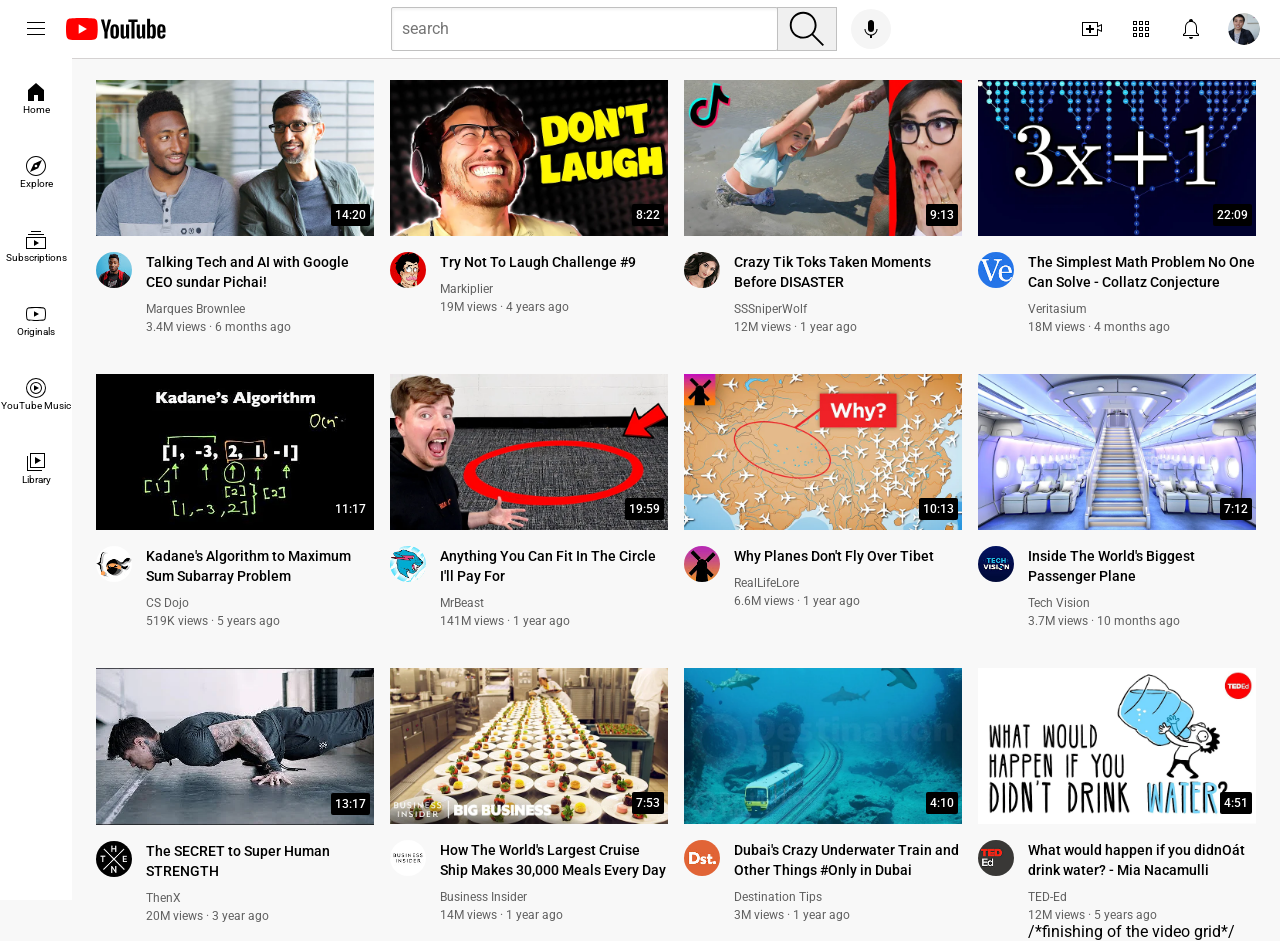
<file: index.html>
<!DOCTYPE html>
                <html>
                <head>
                <title>Youtube.com clone</title>
                    <link rel="preconnect" href="https://fonts.googleapis.com">
                    <link rel="preconnect" href="https://fonts.gstatic.com" crossorigin>
                    <link href="https://fonts.googleapis.com/css2?family=Roboto:ital,wght@0,100..900;1,100..900&display=swap" rel="stylesheet">
                <link rel="stylesheet" href="styles/general.css">
                <link rel="stylesheet" href="styles/header.css">
                <link rel="stylesheet" href="styles/video.css">
                <link rel="stylesheet" href="styles/sidebar.css">
            </head>
                <body>
                    <div class="header" >
                        <div class="left-section">
                            <img class="hamburger-menu" src="icons/hamburger-menu.svg">
                            <img class="youtube-logo"src="icons/youtube-logo.svg">
                            </div>
                        <div class="middle-section">  
                        <input class="search-bar" type="text"placeholder="search">
                    <button class="search-button">
                        <img class="search-icon" src="icons/search.svg">
                        <div class="tooltip">Search</div>
                    </button>
                    <button class="voice-search-button"> 
                        <img class="voice-search-icon"src="icons/voice-search-icon.svg">
                          <div class="tooltip">Search with your voice</div>
                    </button>
                </div>
                        <div class="right-section">
                            <div class="upload-icon-container">
                                 <img class="upload-icon" src="icons/upload.svg">
                                  <div class="tooltip">Create</div>
                                </div>
                        
                        <div class="youtube-container">
                            <img class="youtube-apps" src="icons/youtube-apps.svg">
                            <div class="tooltip">YouTube apps</div>
                        </div>

                        <div class="notification-container">
                             <img class="notification-icon" src="icons/notifications.svg">
                             <div class="tooltip">Notifications</div>
                            </div>
                       
                        <img class="current-user" src="channel-pictures/my-channel.jpeg">
                        </div>
                        </div>

                    <div class="sidebar">
                        <div class="sidebar-link">
                            <img src="icons/home.svg" class="sidebar-icon">
                            <div>Home</div>
                        </div>
                        <div class="sidebar-link">
                            <img src="icons/explore.svg" class="sidebar-icon">
                            <div>Explore</div>
                        </div>
                        <div class="sidebar-link">
                            <img src="icons/subscriptions.svg" class="sidebar-icon">
                            <div>Subscriptions</div>
                        </div>
                        <div class="sidebar-link">
                            <img src="icons/originals.svg" class="sidebar-icon">
                            <div>Originals</div>
                        </div>
                        <div class="sidebar-link">
                            <img src="icons/youtube-music.svg" class="sidebar-icon">
                            <div>YouTube Music</div>
                        </div>
                        <div class="sidebar-link">
                            <img src="icons/library.svg" class="sidebar-icon">
                            <div>Library</div>
                        </div>
                    </div>   
            <div class="video-grid">
                <div class="video-preview">
                    <div class="thumbnail-row">
                       <a href="https://www.youtube.com/watch?v=n2RNcPRtAiY" target="_blank">
                         <img class="thumbnail" src="thumbnails/thumbnail-1.webp" >
                       </a>
                    <div class="video-time">14:20</div>
                    </div>
                    <div class="video-info-grid">
                    <div class="channel-picture">
                        <img class="profile-picture"  src="channel-pictures/channel-1.jpeg" >
                        </div>
                        <div class="video-info">
                        <p class="video-title">Talking Tech and AI with Google CEO
                            sundar Pichai!
                        </p>
                        <p class="video-author">
                            Marques Brownlee
                            </p>
                            <p  class="video-stats">
                                3.4M views  &#183; 6 months ago
                            </p>
                </div>
            </div>
        </div>
        
                        <div class="video-preview">
                        <div class="thumbnail-row">
                    <a href="https://www.youtube.com/watch?v=mP0RAo9SKZk">
                        <img class="thumbnail"src="thumbnails/thumbnail-2.webp" >
                    </a>
                    <div class="video-time">8:22</div>
                    </div>
                    <div class="video-info-grid">
                    <div class="channel-picture">
                    <img class="profile-picture"src="channel-pictures/channel-2.jpeg">
                    </div>
                    <div class="video-info">
                    <p class="video-title">
                Try Not To Laugh Challenge #9
                </p>
                <p class="video-author">
                Markiplier</p>
                <p  class="video-stats">
                    19M views &#183; 4 years ago
                </p>
                </div>
                    </div>
                        </div>

                <div class="video-preview">
                    <div class="thumbnail-row">
                    <a href="https://youtu.be/FgjPQQeTh1w?si=zqXQhVFUBzZ9ffOH">
                        <img class="thumbnail"src="thumbnails/thumbnail-3.webp">
                    </a>
                    <div class="video-time">9:13</div>
                    </div>
                    <div class="video-info-grid">
                        <div class="channel-picture">
                            <img class="profile-picture"src="channel-pictures/channel-3.jpeg">
                        </div>
                        <div class="video-info">
                            <p class="video-title">
                                Crazy Tik Toks Taken Moments Before DISASTER
                            </p>
                            <p class="video-author">
                                SSSniperWolf</p>

                                <p class="video-stats"
                               >12M views · 1 year ago
                   </p>
         </div>
            </div>
                </div>
                <div class="video-preview">
                    <div class="thumbnail-row">
                         <a href="https://www.youtube.com/watch?v=094y1Z2wpJg">
                            <img class="thumbnail"  src="thumbnails/thumbnail-4.webp"> 
                        </a>
                        <div class="video-time">22:09</div>   
                        </div>
                             <div class="video-info-grid">
                    <div class="channel-picture">
                    <img class="profile-picture"src="channel-pictures/channel-4.jpeg">
                    </div>
                    <div class="video-info">
                        <p class="video-title">
                            The Simplest Math Problem No One Can Solve - Collatz Conjecture
                        </p>
                        <p class="video-author">
                            Veritasium
                        </p>
                        <p class="video-stats">
                            18M views · 4 months ago
                        </p>
                    </div>
                    </div>
                        </div>
                <div class="video-preview">
                    <div class="thumbnail-row">
                            <a href="https://www.youtube.com/watch?v=86CQq3pKSUw">
                                <img class="thumbnail"  src="thumbnails/thumbnail-5.webp">
                            </a>
                            <div class="video-time">11:17</div>       
                        </div>
                        <div class="video-info-grid">
                    <div class="channel-picture">
                    <img class="profile-picture"src="channel-pictures/channel-5.jpeg">
                    </div>
                    <div class="video-info">
                        <p class="video-title">                    
                        Kadane's Algorithm to Maximum Sum Subarray Problem
                        </p>
                        <p class="video-author">
                            CS Dojo
                        </p>
                        <p class="video-stats">
                        519K views · 5 years ago
                        </p>
                    </div>
                </div>
            </div>
                <div class="video-preview">
                        <div class="thumbnail-row">
                                <a href="https://youtu.be/yXWw0_UfSFg?si=Cow9-t9Fv8Yl7fz0">
                                    <img class="thumbnail"  src="thumbnails/thumbnail-6.webp"> 
                                </a>
                                <div class="video-time">19:59</div>      
                    </div>
                            <div class="video-info-grid">
                        <div class="channel-picture">
                        <img class="profile-picture"src="channel-pictures/channel-6.jpeg">
                        </div>
                        <div class="video-info">
                            <p class="video-title"> 
                            Anything You Can Fit In The Circle I&#39;ll Pay For
                            </p>
                            <p class="video-author">
                                MrBeast
                            </p>
                            <p class="video-stats">
                            141M views · 1 year ago
                            </p>
                        </div>
                    </div>
                </div>
                        <div class="video-preview">
                        <div class="thumbnail-row">
                                <a href="https://www.youtube.com/watch?v=fNVa1qMbF9Y">
                                    <img class="thumbnail"  src="thumbnails/thumbnail-7.webp">
                                </a>   
                                <div class="video-time">10:13</div>  
                                </div>  
                            <div class="video-info-grid">
                        <div class="channel-picture">
                        <img class="profile-picture"src="channel-pictures/channel-7.jpeg">
                        </div>
                        <div class="video-info">
                            <p class="video-title">
                            Why Planes Don't Fly Over Tibet
                            </p>
                            <p class="video-author">
                                RealLifeLore
                            </p>
                            <p class="video-stats">
                            6.6M views · 1 year ago
                            </p>
                        </div>
                    </div>
                    </div>
                        <div class="video-preview">
                        <div class="thumbnail-row">          
                                <a href="https://www.youtube.com/watch?v=lFm4EM1juls">
                                    <img class="thumbnail"  src="thumbnails/thumbnail-8.webp"> 
                                </a>
                                <div class="video-time">7:12</div>
                        </div>      
                            <div class="video-info-grid">
                        <div class="channel-picture">
                        <img class="profile-picture"src="channel-pictures/channel-8.jpeg">
                        </div>
                        <div class="video-info">
                            <p class="video-title">
                            Inside The World's Biggest Passenger Plane
                            </p>
                            <p class="video-author">
                                Tech Vision
                            </p>
                            <p class="video-stats">
                            3.7M views · 10 months ago
                            </p>
                        </div>
                    </div>
                    </div>
                        <div class="video-preview">
                        <div class="thumbnail-row">
                                 <a href="https://www.youtube.com/watch?v=ixmxOlcrlUc">
                                    <img class="thumbnail"  src="thumbnails/thumbnail-9.webp">  
                                </a>
                                <div class="video-time">13:17</div>    
                    </div>
                            <div class="video-info-grid">
                        <div class="channel-picture">
                        <img class="profile-picture"src="channel-pictures/channel-9.jpeg">
                        </div>
                        <div class="video-info">
                            <p class="video-title">
                            The SECRET to Super Human STRENGTH
                            </p>
                            <p class="video-author">
                            ThenX
                            </p>
                            <p class="video-stats">
                        20M views · 3 year ago
                            </p>
                        </div>
                    </div>
                    </div>
                    <div class="video-preview">
                        <div class="thumbnail-row">
                                <a href="https://www.youtube.com/watch?v=R2vXbFp5C9o">
                                     <img class="thumbnail"  src="thumbnails/thumbnail-10.webp">  
                                </a>
                                <div class="video-time">7:53</div>     
                            </div>
                            <div class="video-info-grid">
                        <div class="channel-picture">
                        <img class="profile-picture"src="channel-pictures/channel-10.jpeg">
                        </div>
                        <div class="video-info">
                            <p class="video-title">
                            How The World's Largest Cruise Ship Makes 30,000 Meals Every Day
                            </p>
                            <p class="video-author">
                            Business Insider
                            </p>
                            <p class="video-stats">
                        14M views · 1 year ago
                            </p>
                        </div>
                    </div>
                    </div>
                        <div class="video-preview">
                        <div class="thumbnail-row">
                               <a href="https://www.youtube.com/watch?v=0nZuYyXET3s"> 
                                <img class="thumbnail"  src="thumbnails/thumbnail-11.webp"> 
                            </a>
                                <div class="video-time">4:10</div>  
                            </div>
                            <div class="video-info-grid">
                        <div class="channel-picture">
                        <img class="profile-picture"src="channel-pictures/channel-11.jpeg">
                        </div>
                        <div class="video-info">
                            <p class="video-title">
                        Dubai's Crazy Underwater Train and Other Things #Only in Dubai
                            </p>
                            <p class="video-author">
                        Destination Tips
                            </p>
                            <p class="video-stats">
                            3M views · 1 year ago
                            </p>
                        </div>
                    </div>
                    </div>
                        <div class="video-preview">
                        <div class="thumbnail-row">
                                <a href="https://www.youtube.com/watch?v=9iMGFqMmUFs">
                                    <img class="thumbnail"  src="thumbnails/thumbnail-12.webp"> 
                                </a>
                                <div class="video-time">4:51</div>
                                </div>      
                            <div class="video-info-grid">
                        <div class="channel-picture">
                        <img class="profile-picture"src="channel-pictures/channel-12.jpeg">
                        </div>
                        <div class="video-info">
                            <p class="video-title">
                        What would happen if you didnOa&#769;t drink water? - Mia Nacamulli
                            </p>
                            <p class="video-author">
                        TED-Ed
                            </p>
                            <p class="video-stats">
                            12M views · 5 years ago
                            </p>
                            /*finishing of the video grid*/
                    </div>
                 </div>
             </div>
        </div>
            </body>
                </html>
</file>
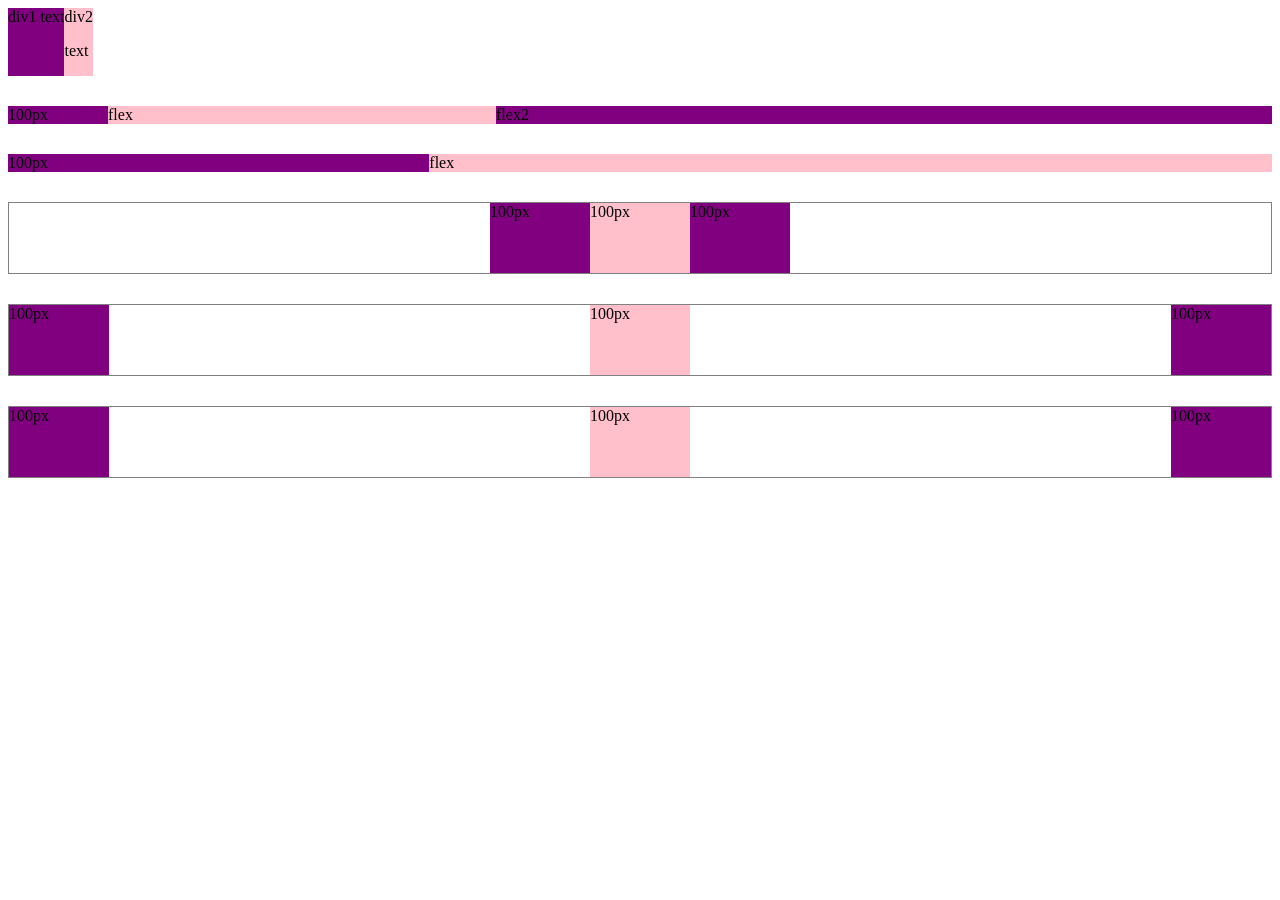
<file: flexbox.html>
<DOCTYPE html>
        <html>
            <heaad>
                <title>Flex box</title>

            </heaad>
            <body style="padding-bottom: 100px;">
            <div style="
            display:flex;
            flex-direction:row;
            "> 
                    <div style="background-color:purple;">div1 text</div>
                    <div style="background-color:pink;">div2 <p>text</p></div>
                </div>

            <div style="
            margin-top: 30px;
            display:flex;
            flex-direction:row;
            "> 
                    <div style="background-color:purple;width:100px;">100px</div>
                    <div style="background-color:pink;flex:1;">flex</div>
                    <div style="background-color:purple;flex:2;">flex2</div>

                </div>

                <div style="
            margin-top: 30px;
            display:flex;
            flex-direction:row;
            "> 
                    <div style="background-color:purple;flex:1;">100px</div>
                    <div style="background-color:pink;flex:2;">flex</div>
                </div>

                <div style="
            margin-top: 30px;
            height:70px;
            border-width:1px;
            border-style:solid;
            border-color:gray;
            display:flex;
            flex-direction: row;
            justify-content: center;
            "> 
                    <div style="background-color:purple;
                    width:100px
                    ">100px</div>
                    <div style="background-color:pink;
                    width: 100px;
                    ">100px</div>
                    <div style="background-color:purple;
                    width: 100px;
                    ">100px</div>

                </div>

                <div style="
            margin-top: 30px;
            height:70px;
            border-width:1px;
            border-style:solid;
            border-color:gray;
            display:flex;
            flex-direction: row;
            justify-content: space-between;
            "> 
                    <div style="background-color:purple;
                    width:100px
                    ">100px</div>
                    <div style="background-color:pink;
                    width: 100px;
                    ">100px</div>
                    <div style="background-color:purple;
                    width: 100px;
                    ">100px</div>

                </div>

                <div style="
            margin-top: 30px;
            height:70px;
            border-width:1px;
            border-style:solid;
            border-color:gray;
            display:flex;
            flex-direction: row;
            justify-content: space-between;
              align-items:stretch;
            "> 
                    <div style="background-color:purple;
                    width:100px
                    ">100px</div>
                    <div style="background-color:pink;
                    width: 100px;
                    ">100px</div>
                    <div style="background-color:purple;
                    width: 100px;
                    ">100px</div>

            </body>
        </html>
</file>
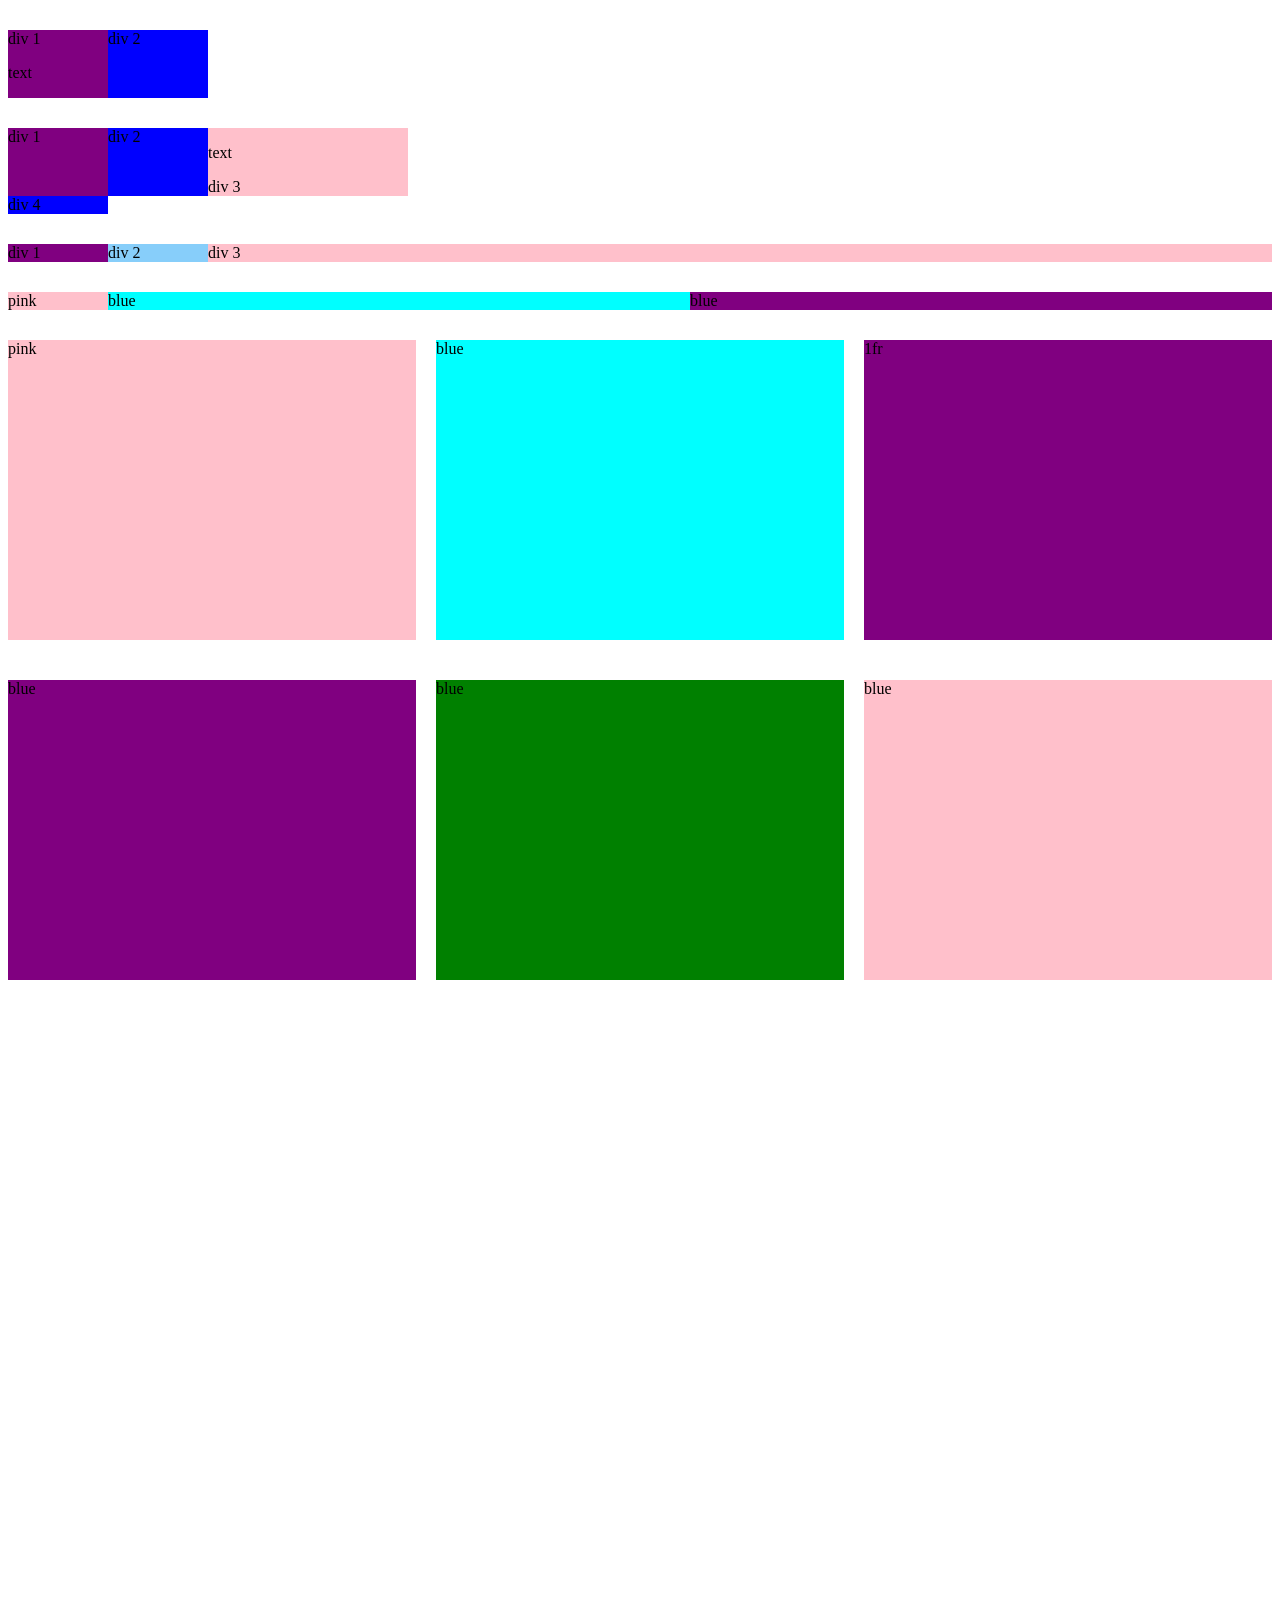
<file: grid.html>
<!DOCTYPE html>
<html>
    <head>
        <title>Grid practice</title>

    </head>
    <body style="padding-bottom:1000px">
        
        <div style="
        margin-top:30px;
        display:grid;
        grid-template-columns: 100px 100px ;
        ">
        <div style="background-color:purple">div 1 <p>text</p></div>
        <div style="background-color:blue">div 2 </div>
</div>

    <div style="
    margin-top: 30px;
            display:grid;
            grid-template-columns: 100px 100px 200px;
            ">
            <div style="background-color:purple">div 1</div>
            <div style="background-color:blue">div 2 </div>
            <div style="background-color:pink"> <p>text</p>div 3 </div>
              <div style="background-color:blue">div 4 </div>
            </div>

    <div style="
    margin-top: 30px;
            display:grid;
            grid-template-columns: 100px 100px 1fr;
            ">
            <div style="background-color:purple">div 1</div>
            <div style="background-color:lightskyblue">div 2</div>
            <div style="background-color:pink">div 3 </div>
            </div>

    <div style="
    margin-top:30px;
            display:grid;
            grid-template-columns:100px 1fr 1fr;
            ">
            <div style="background-color:pink">pink</div>
            <div style="background-color:aqua">blue</div>
            <div style="background-color:purple">blue</div>
            </div>

     <div style="
    margin-top:30px;
            display:grid;
            grid-template-columns:1fr 1fr 1fr;
            column-gap:20px;
            row-gap:40px;
            ">
            <div style="background-color:pink; height:300px;">pink</div>
            <div style="background-color:aqua; height:300px;">blue</div>
            <div style="background-color:purple;
            height:300px;">1fr</div>
             <div style="background-color:purple; height:300px;">blue</div>
            <div style="background-color:green; height:300px;">blue</div>
            <div style="background-color:pink; height:300px;">blue</div>
            </div>

    </body>

</html>
</file>
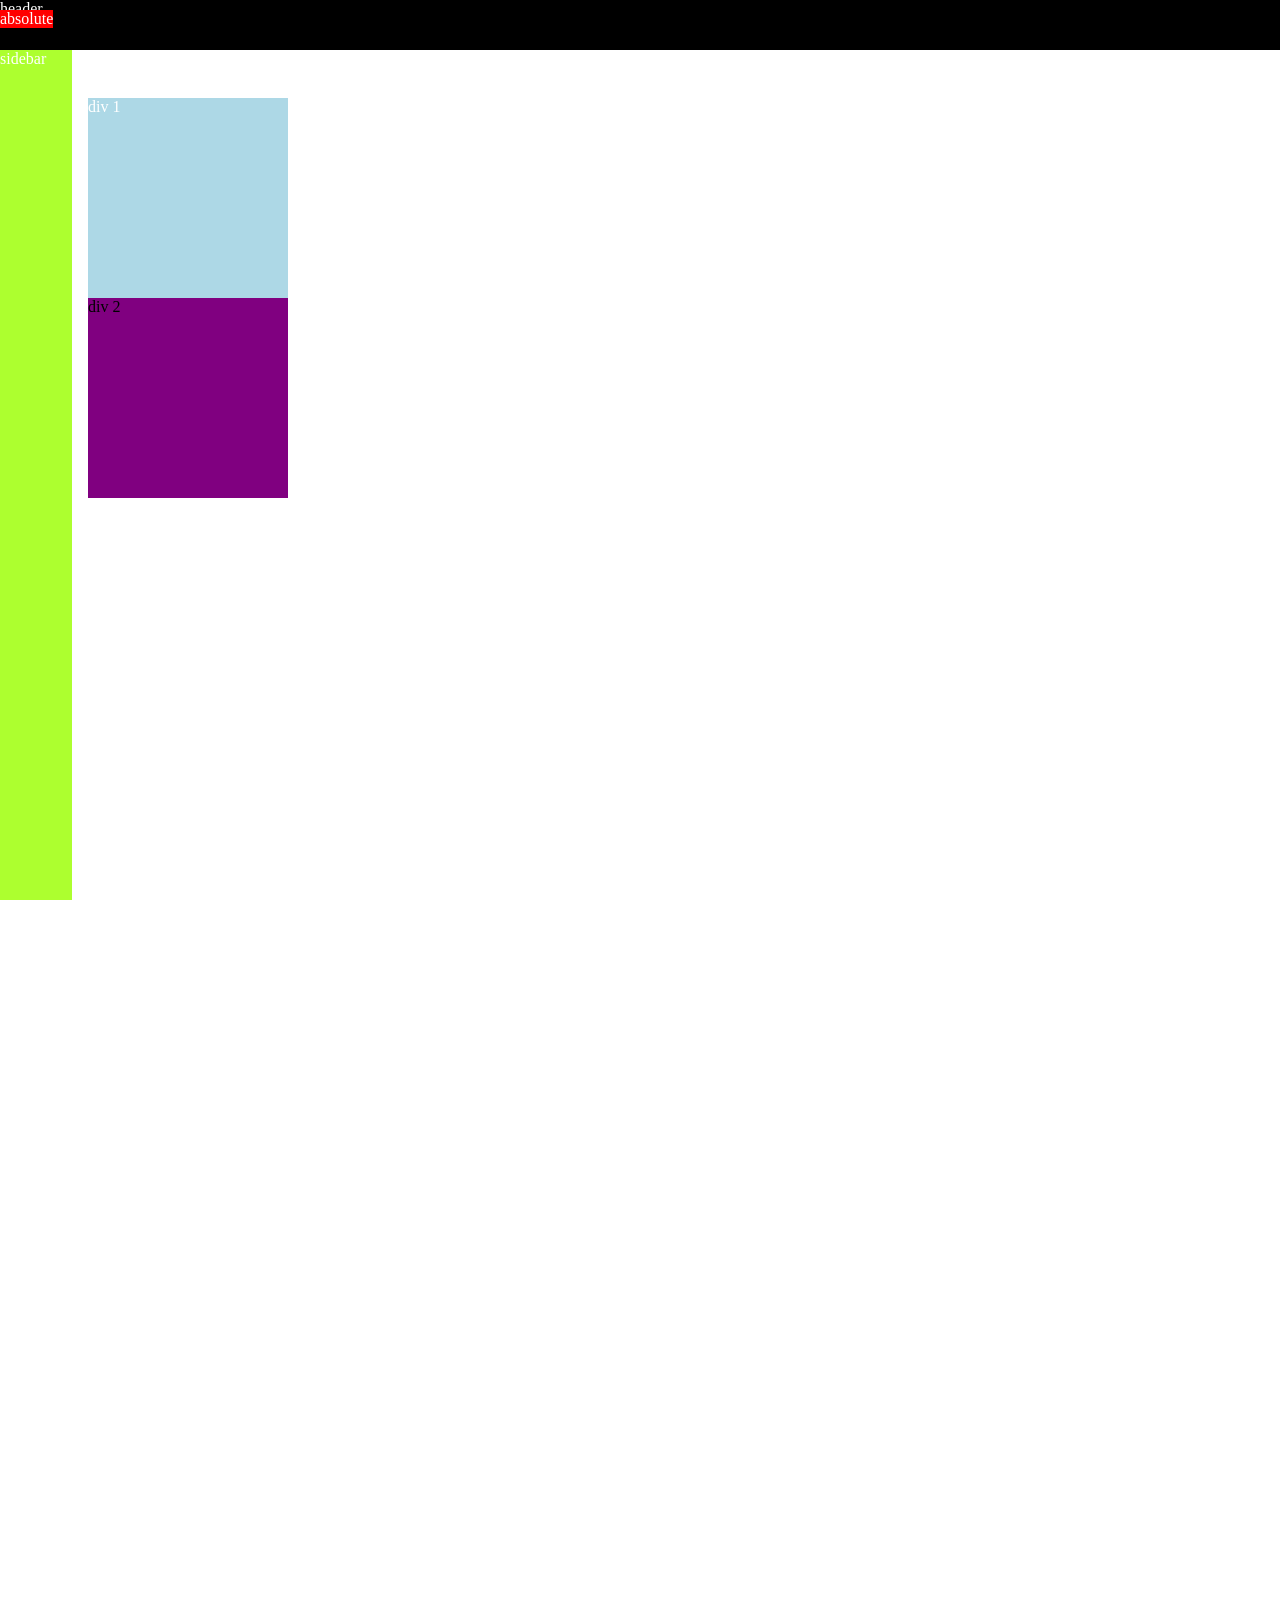
<file: positon.html>
<!DOCTYPE html>
<html>
    <head>
       <title>position practice</title> 
    </head>
    <body style="
    height: 3000px;
    padding-top: 90px;
    padding-left: 80px;
    ">
        <div style="
            background-color:black;
            color: white;
            position: fixed;
            top: 0;
            left: 0;
            right: 0;
            height: 50px;
            ">header</div>

            <div style="
            position: absolute;
            background-color: red;
            color: white;
            left: 0;
            top: 10px;
            ">
            absolute
            </div>

        <div style="
            background-color: lightblue;
            color: white;
            position: fixed;
            left: 0;
            height: 200px;
            width: 200px;
            position: static;
            
            ">div 1</div>

            <div style="
            background-color: greenyellow;
            color: white;
            position: fixed;
            top: o;
            left: 0;
            bottom: 0;
            width: 72px;
            top: 50px;
            ">
            sidebar
            </div>

        <div style="
        background-color: purple;
        height: 200px;
        width: 200px;
        ">div 2<div>

    </body>
</html>
</file>
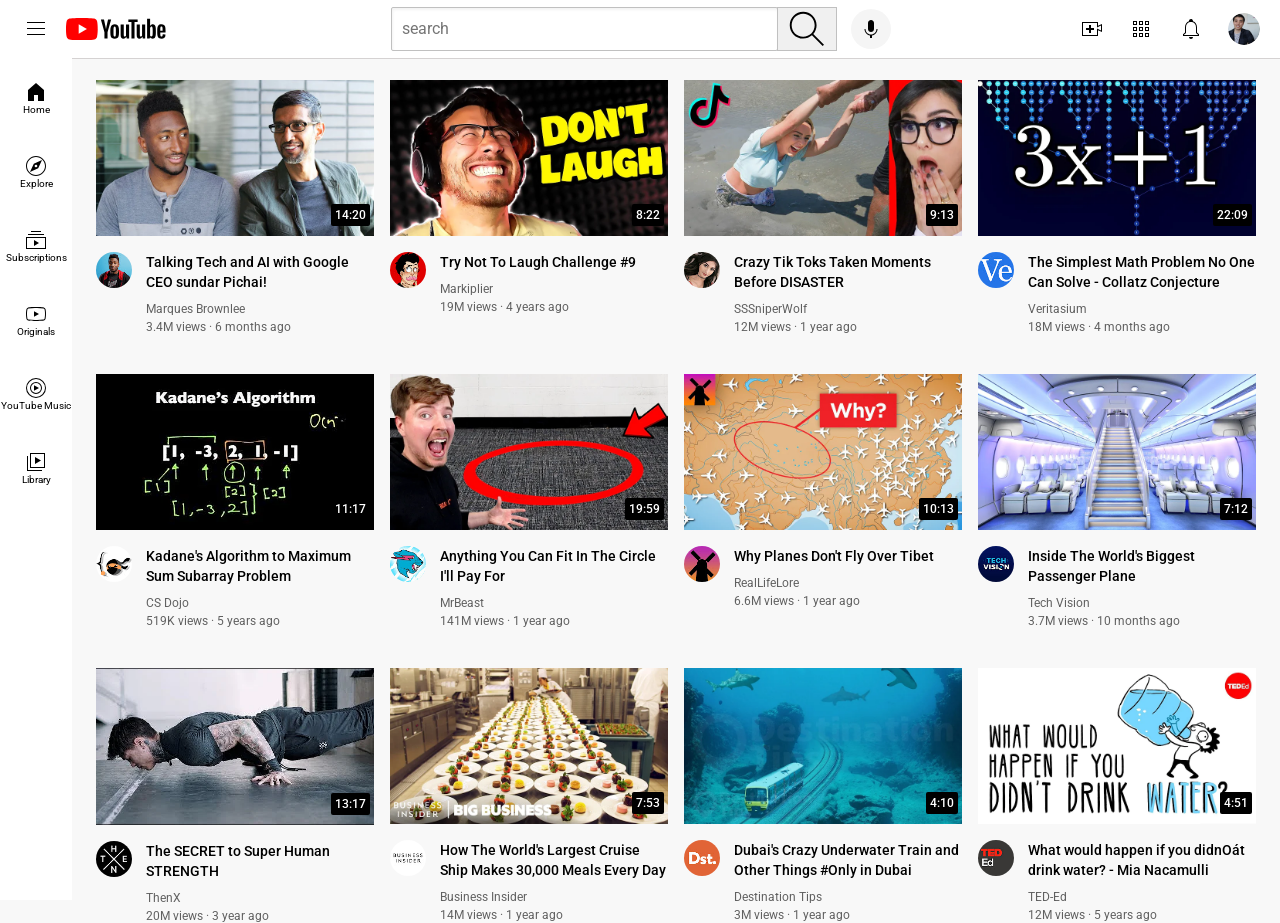
<file: youtbe.html>
<!DOCTYPE html>
                <html>
                <head>
                <title>Youtube.com clone</title>
                    <link rel="preconnect" href="https://fonts.googleapis.com">
                    <link rel="preconnect" href="https://fonts.gstatic.com" crossorigin>
                    <link href="https://fonts.googleapis.com/css2?family=Roboto:ital,wght@0,100..900;1,100..900&display=swap" rel="stylesheet">
                <link rel="stylesheet" href="styles/general.css">
                <link rel="stylesheet" href="styles/header.css">
                <link rel="stylesheet" href="styles/video.css">
                <link rel="stylesheet" href="styles/sidebar.css">
            </head>
                <body>
                    <div class="header" >
                        <div class="left-section">
                            <img class="hamburger-menu" src="icons/hamburger-menu.svg">
                            <img class="youtube-logo"src="icons/youtube-logo.svg">
                            </div>
                        <div class="middle-section">  
                        <input class="search-bar" type="text"placeholder="search">
                    <button class="search-button">
                        <img class="search-icon" src="icons/search.svg">
                        <div class="tooltip">Search</div>
                    </button>
                    <button class="voice-search-button"> 
                        <img class="voice-search-icon"src="icons/voice-search-icon.svg">
                          <div class="tooltip">Search with your voice</div>
                    </button>
                </div>
                        <div class="right-section">
                            <div class="upload-icon-container">
                                 <img class="upload-icon" src="icons/upload.svg">
                                  <div class="tooltip">Create</div>
                                </div>
                        
                        <div class="youtube-container">
                            <img class="youtube-apps" src="icons/youtube-apps.svg">
                            <div class="tooltip">YouTube apps</div>
                        </div>

                        <div class="notification-container">
                             <img class="notification-icon" src="icons/notifications.svg">
                             <div class="tooltip">Notifications</div>
                            </div>
                       
                        <img class="current-user" src="channel-pictures/my-channel.jpeg">
                        </div>
                        </div>

                    <div class="sidebar">
                        <div class="sidebar-link">
                            <img src="icons/home.svg" class="sidebar-icon">
                            <div>Home</div>
                        </div>
                        <div class="sidebar-link">
                            <img src="icons/explore.svg" class="sidebar-icon">
                            <div>Explore</div>
                        </div>
                        <div class="sidebar-link">
                            <img src="icons/subscriptions.svg" class="sidebar-icon">
                            <div>Subscriptions</div>
                        </div>
                        <div class="sidebar-link">
                            <img src="icons/originals.svg" class="sidebar-icon">
                            <div>Originals</div>
                        </div>
                        <div class="sidebar-link">
                            <img src="icons/youtube-music.svg" class="sidebar-icon">
                            <div>YouTube Music</div>
                        </div>
                        <div class="sidebar-link">
                            <img src="icons/library.svg" class="sidebar-icon">
                            <div>Library</div>
                        </div>
                    </div>   
            <div class="video-grid">
                <div class="video-preview">
                    <div class="thumbnail-row">
                       <a href="https://www.youtube.com/watch?v=n2RNcPRtAiY" target="_blank">
                         <img class="thumbnail" src="thumbnails/thumbnail-1.webp" >
                       </a>
                    <div class="video-time">14:20</div>
                    </div>
                    <div class="video-info-grid">
                    <div class="channel-picture">
                        <img class="profile-picture"  src="channel-pictures/channel-1.jpeg" >
                        </div>
                        <div class="video-info">
                        <p class="video-title">Talking Tech and AI with Google CEO
                            sundar Pichai!
                        </p>
                        <p class="video-author">
                            Marques Brownlee
                            </p>
                            <p  class="video-stats">
                                3.4M views  &#183; 6 months ago
                            </p>
                </div>
            </div>
        </div>
        
                        <div class="video-preview">
                        <div class="thumbnail-row">
                    <a href="https://www.youtube.com/watch?v=mP0RAo9SKZk">
                        <img class="thumbnail"src="thumbnails/thumbnail-2.webp" >
                    </a>
                    <div class="video-time">8:22</div>
                    </div>
                    <div class="video-info-grid">
                    <div class="channel-picture">
                    <img class="profile-picture"src="channel-pictures/channel-2.jpeg">
                    </div>
                    <div class="video-info">
                    <p class="video-title">
                Try Not To Laugh Challenge #9
                </p>
                <p class="video-author">
                Markiplier</p>
                <p  class="video-stats">
                    19M views &#183; 4 years ago
                </p>
                </div>
                    </div>
                        </div>

                <div class="video-preview">
                    <div class="thumbnail-row">
                    <a href="https://youtu.be/FgjPQQeTh1w?si=zqXQhVFUBzZ9ffOH">
                        <img class="thumbnail"src="thumbnails/thumbnail-3.webp">
                    </a>
                    <div class="video-time">9:13</div>
                    </div>
                    <div class="video-info-grid">
                        <div class="channel-picture">
                            <img class="profile-picture"src="channel-pictures/channel-3.jpeg">
                        </div>
                        <div class="video-info">
                            <p class="video-title">
                                Crazy Tik Toks Taken Moments Before DISASTER
                            </p>
                            <p class="video-author">
                                SSSniperWolf</p>

                                <p class="video-stats"
                               >12M views · 1 year ago
                   </p>
         </div>
            </div>
                </div>
                <div class="video-preview">
                    <div class="thumbnail-row">
                         <a href="https://www.youtube.com/watch?v=094y1Z2wpJg">
                            <img class="thumbnail"  src="thumbnails/thumbnail-4.webp"> 
                        </a>
                        <div class="video-time">22:09</div>   
                        </div>
                             <div class="video-info-grid">
                    <div class="channel-picture">
                    <img class="profile-picture"src="channel-pictures/channel-4.jpeg">
                    </div>
                    <div class="video-info">
                        <p class="video-title">
                            The Simplest Math Problem No One Can Solve - Collatz Conjecture
                        </p>
                        <p class="video-author">
                            Veritasium
                        </p>
                        <p class="video-stats">
                            18M views · 4 months ago
                        </p>
                    </div>
                    </div>
                        </div>
                <div class="video-preview">
                    <div class="thumbnail-row">
                            <a href="https://www.youtube.com/watch?v=86CQq3pKSUw">
                                <img class="thumbnail"  src="thumbnails/thumbnail-5.webp">
                            </a>
                            <div class="video-time">11:17</div>       
                        </div>
                        <div class="video-info-grid">
                    <div class="channel-picture">
                    <img class="profile-picture"src="channel-pictures/channel-5.jpeg">
                    </div>
                    <div class="video-info">
                        <p class="video-title">                    
                        Kadane's Algorithm to Maximum Sum Subarray Problem
                        </p>
                        <p class="video-author">
                            CS Dojo
                        </p>
                        <p class="video-stats">
                        519K views · 5 years ago
                        </p>
                    </div>
                </div>
            </div>
                <div class="video-preview">
                        <div class="thumbnail-row">
                                <a href="https://youtu.be/yXWw0_UfSFg?si=Cow9-t9Fv8Yl7fz0">
                                    <img class="thumbnail"  src="thumbnails/thumbnail-6.webp"> 
                                </a>
                                <div class="video-time">19:59</div>      
                    </div>
                            <div class="video-info-grid">
                        <div class="channel-picture">
                        <img class="profile-picture"src="channel-pictures/channel-6.jpeg">
                        </div>
                        <div class="video-info">
                            <p class="video-title"> 
                            Anything You Can Fit In The Circle I&#39;ll Pay For
                            </p>
                            <p class="video-author">
                                MrBeast
                            </p>
                            <p class="video-stats">
                            141M views · 1 year ago
                            </p>
                        </div>
                    </div>
                </div>
                        <div class="video-preview">
                        <div class="thumbnail-row">
                                <a href="https://www.youtube.com/watch?v=fNVa1qMbF9Y">
                                    <img class="thumbnail"  src="thumbnails/thumbnail-7.webp">
                                </a>   
                                <div class="video-time">10:13</div>  
                                </div>  
                            <div class="video-info-grid">
                        <div class="channel-picture">
                        <img class="profile-picture"src="channel-pictures/channel-7.jpeg">
                        </div>
                        <div class="video-info">
                            <p class="video-title">
                            Why Planes Don't Fly Over Tibet
                            </p>
                            <p class="video-author">
                                RealLifeLore
                            </p>
                            <p class="video-stats">
                            6.6M views · 1 year ago
                            </p>
                        </div>
                    </div>
                    </div>
                        <div class="video-preview">
                        <div class="thumbnail-row">          
                                <a href="https://www.youtube.com/watch?v=lFm4EM1juls">
                                    <img class="thumbnail"  src="thumbnails/thumbnail-8.webp"> 
                                </a>
                                <div class="video-time">7:12</div>
                        </div>      
                            <div class="video-info-grid">
                        <div class="channel-picture">
                        <img class="profile-picture"src="channel-pictures/channel-8.jpeg">
                        </div>
                        <div class="video-info">
                            <p class="video-title">
                            Inside The World's Biggest Passenger Plane
                            </p>
                            <p class="video-author">
                                Tech Vision
                            </p>
                            <p class="video-stats">
                            3.7M views · 10 months ago
                            </p>
                        </div>
                    </div>
                    </div>
                        <div class="video-preview">
                        <div class="thumbnail-row">
                                 <a href="https://www.youtube.com/watch?v=ixmxOlcrlUc">
                                    <img class="thumbnail"  src="thumbnails/thumbnail-9.webp">  
                                </a>
                                <div class="video-time">13:17</div>    
                    </div>
                            <div class="video-info-grid">
                        <div class="channel-picture">
                        <img class="profile-picture"src="channel-pictures/channel-9.jpeg">
                        </div>
                        <div class="video-info">
                            <p class="video-title">
                            The SECRET to Super Human STRENGTH
                            </p>
                            <p class="video-author">
                            ThenX
                            </p>
                            <p class="video-stats">
                        20M views · 3 year ago
                            </p>
                        </div>
                    </div>
                    </div>
                    <div class="video-preview">
                        <div class="thumbnail-row">
                                <a href="https://www.youtube.com/watch?v=R2vXbFp5C9o">
                                     <img class="thumbnail"  src="thumbnails/thumbnail-10.webp">  
                                </a>
                                <div class="video-time">7:53</div>     
                            </div>
                            <div class="video-info-grid">
                        <div class="channel-picture">
                        <img class="profile-picture"src="channel-pictures/channel-10.jpeg">
                        </div>
                        <div class="video-info">
                            <p class="video-title">
                            How The World's Largest Cruise Ship Makes 30,000 Meals Every Day
                            </p>
                            <p class="video-author">
                            Business Insider
                            </p>
                            <p class="video-stats">
                        14M views · 1 year ago
                            </p>
                        </div>
                    </div>
                    </div>
                        <div class="video-preview">
                        <div class="thumbnail-row">
                               <a href="https://www.youtube.com/watch?v=0nZuYyXET3s"> 
                                <img class="thumbnail"  src="thumbnails/thumbnail-11.webp"> 
                            </a>
                                <div class="video-time">4:10</div>  
                            </div>
                            <div class="video-info-grid">
                        <div class="channel-picture">
                        <img class="profile-picture"src="channel-pictures/channel-11.jpeg">
                        </div>
                        <div class="video-info">
                            <p class="video-title">
                        Dubai's Crazy Underwater Train and Other Things #Only in Dubai
                            </p>
                            <p class="video-author">
                        Destination Tips
                            </p>
                            <p class="video-stats">
                            3M views · 1 year ago
                            </p>
                        </div>
                    </div>
                    </div>
                        <div class="video-preview">
                        <div class="thumbnail-row">
                                <a href="https://www.youtube.com/watch?v=9iMGFqMmUFs">
                                    <img class="thumbnail"  src="thumbnails/thumbnail-12.webp"> 
                                </a>
                                <div class="video-time">4:51</div>
                                </div>      
                            <div class="video-info-grid">
                        <div class="channel-picture">
                        <img class="profile-picture"src="channel-pictures/channel-12.jpeg">
                        </div>
                        <div class="video-info">
                            <p class="video-title">
                        What would happen if you didnOa&#769;t drink water? - Mia Nacamulli
                            </p>
                            <p class="video-author">
                        TED-Ed
                            </p>
                            <p class="video-stats">
                            12M views · 5 years ago
                            </p>
                    </div>
                 </div>
             </div>
        </div>
            </body>
                </html>
</file>
<file: styles/general.css>
p {
        font-family: Roboto,Arial;
        margin-top: 0;               
      margin-bottom: 0;
     }

     body {
        font-family: Roboto,Arial;
        margin:0;
        padding-top: 80px;
        padding-left: 96px;
        padding-right: 24px;
        background-color: rgb(248,248,248);
     }
</file>
<file: styles/header.css>
/* basic elements of html 
1)block elements - setups and takes the entire line like an p tag 
2)inline block elements - takes the only desired spaces like an image and searchbar
3)inline elements - takes the only desired space for text like an strong tag*/
/* we can apply properties for the tags at a time by using , */
/* .thumbnail{
    /* images properties : when we change the width of an image the height of the image also changes , so the dimensions will be equal  */
    /* object-fit: cover; this will cover a certain area that gives by us like height and width  */
    /* contain shrinks the image upto the desired area would be filled with that image */
    /* object-fit: contain; */
      .header{
        display:flex;
        height: 58px;
        flex-direction: row;
        justify-content: space-between;
        position:fixed;
        top:0;
        left:0;
        right:0;
        background-color: white;

        border-bottom-width:1px ;
        border-bottom-style:solid ;
        border-bottom-color: rgb(213, 210, 210);
        z-index:100;
      }
      .left-section{
        display:flex;
        align-items: center;
      }
      .middle-section {
        flex:1;
        margin-left: 70px;
        margin-right:35px;
        max-width: 500px;
        display: flex;
        align-items: center;
      }
      .search-button{
        height:44px; 
        width:60px;
        background-color: rgb(240, 240, 240);
        border-width: 1px;
        border-style: solid;
        border-color: rgb(192,192,192);
        margin-left: -1px;
        margin-right:10px;
        position: relative;

      }
      .search-button,
      .voice-search-button,
      .upload-icon-container,
      .youtube-container,
      .notification-container{
        display:flex;
        justify-content: center;
        align-items: center;
        position:relative;
      }
      .search-button .tooltip,
      .voice-search-button .tooltip,
      .upload-icon-container .tooltip,
      .youtube-container .tooltip,
      .notification-container .tooltip
      {
        font-family: Roboto , Arial;
        position:absolute;
        background-color: grey;
        color:white;
        padding-top:4px;
        padding-bottom:4px;
        padding-right:8px;
        padding-left:8px;
        border-radius: 2px;
        font-size: 12px;
        bottom:-30px;
        opacity:0;
        transition: opacity 0.15s;
        pointer-events:none;
        white-space: nowrap;

      }
      .search-button:hover .tooltip,
      .voice-search-button:hover .tooltip,
      .upload-icon-container:hover .tooltip,
      .youtube-container:hover .tooltip,
      .notification-container:hover .tooltip
      {
        opacity:1;
      }
      .search-bar::placeholder{
        font-family: Roboto , Arial;
        font-size:16px;
      }
      .voice-search-button{
        height:40px;
        width:40px;
        border-style: solid;
        margin-left:4px;
        border-radius: 20px;
        border:none;
        background-color: rgb(245,245,245);
      }
      .voice-search-icon{
        height:24px;
      }
      .hamburger-menu{
        height:24px;
        margin-left:24px;
        margin-right:18px;
      }
      .youtube-logo{
        height:24px;
        width:100px;
      }
      .search-bar{
        flex:1;
        height:40px;
        padding-left:10px;
        font-size:16px;
        border-width:1px;
        border-style: solid;
        border-color: rgb(192,192,192);
        border-radius: 2px;
        box-shadow: inset 1px 2px 3px rgba(0,0,0,0.05);
        /* For shrinking purpose we put width:0 */
        width:0;
      }
      .search-logo{
        height: 22px;
      }
      .right-section{
        display:flex;
        justify-content: space-between;
        align-items: center;
        width:180px;
        margin-right:20px;
        /* to prevent flex box shrinking we are using flex-shrink:0 */
        flex-shrink:0;
      }
      .upload-icon{
        height:24px;
        justify-content: space-between;
      }
      .youtube-apps{
        height:24px;
      }

      .notification-icon{
        height: 24px;
      }


      .current-user{
        height:32px;
        border-radius: 50%;
      }
</file>
<file: styles/video.css>
.thumbnail{
                    width: 100%;
                    object-fit: cover;
                    display: block;
                }

                .video-title{
                    margin-top: 8px;
                    font-size:14px;
                    font-weight:500;
                    line-height:20px;
                    margin-bottom:10px;
                    font-family:roboto,Arial;
                }


                .video-info-grid {
                    display:grid;
                    grid-template-columns:50px 1fr;
                }
                

                .profile-picture {
                    margin-top: 8px;
                    width: 36px;
                    border-radius: 50px;
                }

                .thumbnail-row {
                    margin-bottom: 8px;
                    position: relative;
                }

                .video-author ,
                .video-stats {
                    font-size:12px;
                    color:rgb(96,96,96);

                }

                .video-author {
                    margin-bottom: 4px;
                   
                }

                .video-grid {
                    display:grid;
                    grid-template-columns: 1fr 1fr 1fr;
                    column-gap: 16px;
                    row-gap: 40px;
                    
                }

                @media (max-width: 750px) {
                    .video-grid {
                        grid-template-columns: 1fr 1fr;
                    }
                }

                @media (max-width: 751px) and (min-width: 999px) {
                    .video-grid {
                        grid-template-columns: 1fr 1fr 1fr;
                    }
                }


                @media (min-width: 1000px) {
                    .video-grid {
                        grid-template-columns: 1fr 1fr 1fr 1fr;
                    }
                }

                .video-time {
                    font-family: roboto, Arial;
                    font-size: 12px;
                    font-weight: 500;
                    background-color: black;
                    color: white;
                    position: absolute;
                    bottom: 8px;
                    right: 4px;
                    bottom: 10px;
                    font-size: 12px;
                    padding-left :4px; 
                    padding-bottom :4px; 
                    padding-top: 4px;
                    padding-right:4px;
                    border-radius: 2px; 
                }
</file>
<file: styles/sidebar.css>
.sidebar {
    position: fixed;
    left: 0;
    bottom: 0;
    top: 55px;
    background-color: white;
    width: 72px;
    z-index: 200;
    padding-top: 5px;
}

.sidebar-link{
    height: 74px;
    display: flex;
    justify-content: center;
    align-items: center;
     flex-direction: column;
     cursor: pointer;
    
}

.sidebar-link:hover {
    background-color:rgb(235, 233, 233);
    margin-bottom: 4px;
}

.sidebar-link img{
    height: 24px;
}

.sidebar-link div{
    font-size:10px;
    font-family: Roboto, Arial;


}
</file>
